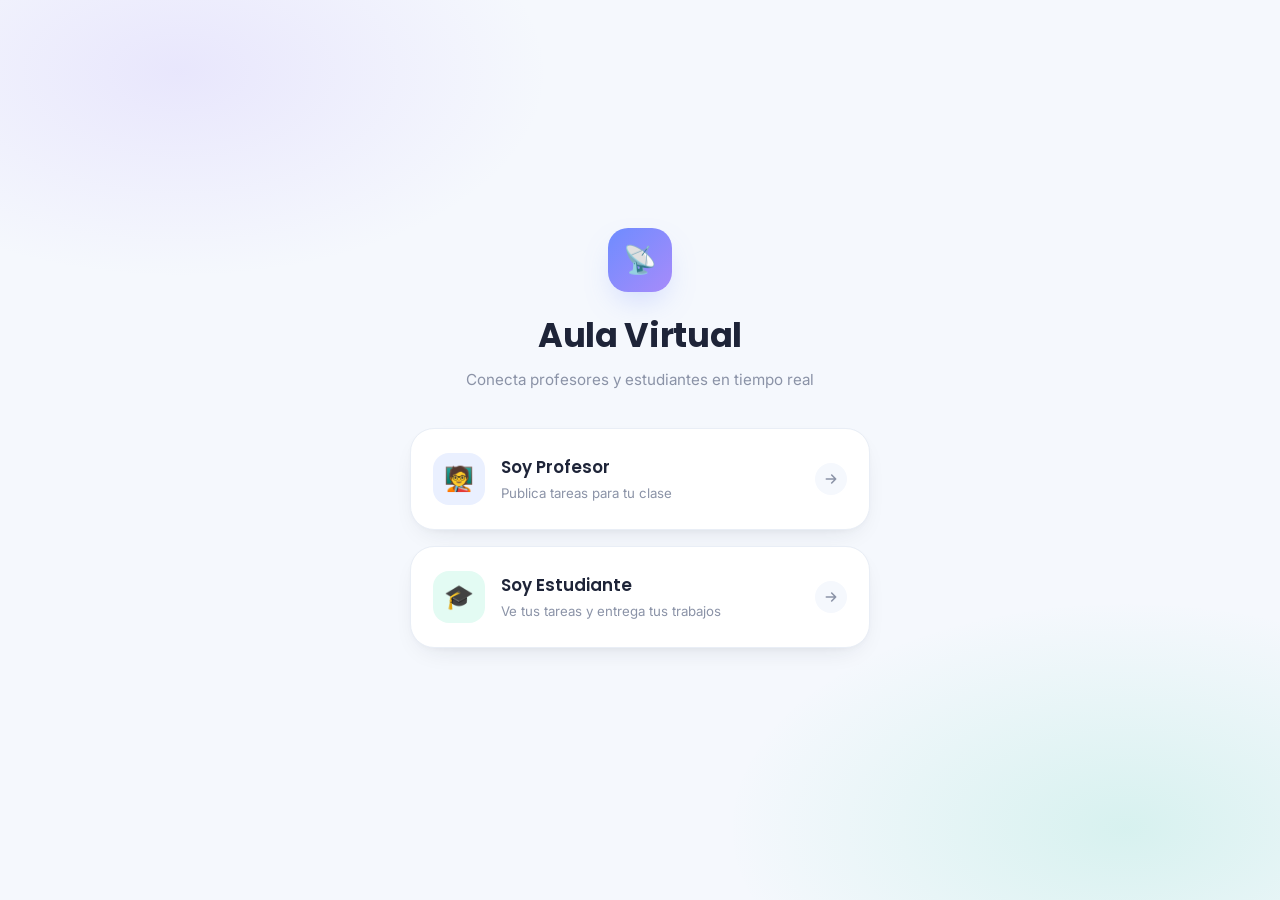
<file: files/index.html>
<!DOCTYPE html>
<html lang="es">
<head>
  <meta charset="UTF-8" />
  <meta name="viewport" content="width=device-width, initial-scale=1.0"/>
  <title>Aula Virtual</title>
  <link rel="stylesheet" href="style.css" />
  <link rel="preconnect" href="https://fonts.googleapis.com">
  <link href="https://fonts.googleapis.com/css2?family=Inter:wght@400;500;600;700&family=Poppins:wght@600;700;800&display=swap" rel="stylesheet"/>

  <link rel="manifest" href="manifest.json">
  <meta name="theme-color" content="#F5F8FD">
  <link rel="apple-touch-icon" href="icons/icon-192.png">
</head>
<body class="home-body">
  <div class="home-container">
    <div class="home-header">
      <div class="logo-icon">📡</div>
      <h1>Aula Virtual</h1>
      <p>Conecta profesores y estudiantes en tiempo real</p>
    </div>
    <div class="role-cards">
      <a href="profesor.html" class="role-card teacher-card">
        <div class="card-icon">🧑‍🏫</div>
        <div class="card-body">
          <h2>Soy Profesor</h2>
          <p>Publica tareas para tu clase</p>
        </div>
        <span class="card-arrow">
          <svg width="16" height="16" viewBox="0 0 24 24" fill="none" stroke="currentColor" stroke-width="2.4" stroke-linecap="round" stroke-linejoin="round"><path d="M5 12h14M13 6l6 6-6 6"/></svg>
        </span>
      </a>
      <a href="estudiante.html" class="role-card student-card">
        <div class="card-icon">🎓</div>
        <div class="card-body">
          <h2>Soy Estudiante</h2>
          <p>Ve tus tareas y entrega tus trabajos</p>
        </div>
        <span class="card-arrow">
          <svg width="16" height="16" viewBox="0 0 24 24" fill="none" stroke="currentColor" stroke-width="2.4" stroke-linecap="round" stroke-linejoin="round"><path d="M5 12h14M13 6l6 6-6 6"/></svg>
        </span>
      </a>
    </div>
  </div>

  <script>
    if ('serviceWorker' in navigator) {
      window.addEventListener('load', () => {
        navigator.serviceWorker.register('sw.js')
          .then((reg) => console.log('Service Worker registrado:', reg.scope))
          .catch((err) => console.error('Error registrando SW:', err));
      });
    }
  </script>
</body>
</html>
</file>
<file: files/style.css>
*, *::before, *::after { box-sizing: border-box; margin: 0; padding: 0; }

:root {
  /* ---- Color tokens ---- */
  --azul: #6E8CFF;
  --azul-dark: #5672E0;
  --azul-bg: #EAF0FF;
  --menta: #22C99B;
  --menta-dark: #1AA985;
  --menta-bg: #E3FBF3;
  --lavanda: #A78BFA;
  --lavanda-dark: #8B6FE8;
  --lavanda-bg: #F3EEFF;
  --sol: #FFB93F;
  --sol-dark: #E8A324;
  --sol-bg: #FFF6E3;
  --coral: #FF6B6B;
  --coral-dark: #E85555;
  --coral-bg: #FFECEC;

  --bg: #F5F8FD;
  --surface: #FFFFFF;
  --tinta: #1E2438;
  --pizarra: #8B93A7;
  --pizarra-light: #B7BFD1;
  --borde: #E9EEF6;

  --radius-lg: 24px;
  --radius-md: 18px;
  --radius-sm: 12px;
  --radius-pill: 999px;

  --shadow-card: 0 10px 28px -14px rgba(30, 36, 56, 0.16), 0 2px 8px -4px rgba(30, 36, 56, 0.06);
  --shadow-card-hover: 0 16px 36px -14px rgba(30, 36, 56, 0.22), 0 4px 10px -4px rgba(30, 36, 56, 0.08);
  --shadow-float: 0 14px 32px -10px rgba(110, 140, 255, 0.35);

  --ease: cubic-bezier(0.22, 1, 0.36, 1);
}

html { font-size: 16px; -webkit-tap-highlight-color: transparent; }

body {
  font-family: 'Inter', sans-serif;
  background: var(--bg);
  color: var(--tinta);
  min-height: 100vh;
  line-height: 1.55;
  -webkit-font-smoothing: antialiased;
}

h1, h2, h3, .display {
  font-family: 'Poppins', sans-serif;
}

a { color: inherit; }

button { font-family: inherit; }

::selection { background: var(--azul-bg); color: var(--azul-dark); }

@media (prefers-reduced-motion: reduce) {
  *, *::before, *::after { animation-duration: 0.001ms !important; transition-duration: 0.001ms !important; }
}

:focus-visible {
  outline: 2px solid var(--azul);
  outline-offset: 2px;
  border-radius: 6px;
}

/* ============================================================
   HOME — selector de rol
   ============================================================ */
.home-body {
  display: flex;
  align-items: center;
  justify-content: center;
  min-height: 100vh;
  padding: 1.75rem;
  background:
    radial-gradient(48% 38% at 14% 8%, rgba(167, 139, 250, 0.16), transparent 60%),
    radial-gradient(52% 42% at 88% 92%, rgba(34, 201, 155, 0.14), transparent 60%),
    var(--bg);
}
.home-container { width: 100%; max-width: 460px; text-align: center; }
.home-header { margin-bottom: 2.25rem; }
.logo-icon {
  width: 64px; height: 64px;
  margin: 0 auto 1.1rem;
  border-radius: 20px;
  display: flex; align-items: center; justify-content: center;
  font-size: 1.7rem;
  background: linear-gradient(135deg, var(--azul), var(--lavanda));
  box-shadow: var(--shadow-float);
}
.home-header h1 {
  font-size: clamp(1.6rem, 6vw, 2.1rem);
  font-weight: 700;
  color: var(--tinta);
  margin-bottom: 0.4rem;
  letter-spacing: -0.01em;
}
.home-header p { color: var(--pizarra); font-size: 0.95rem; }

.role-cards { display: flex; flex-direction: column; gap: 1rem; margin-bottom: 1.5rem; }
.role-card {
  background: var(--surface);
  border: 1px solid var(--borde);
  border-radius: var(--radius-lg);
  padding: 1.5rem 1.4rem;
  text-decoration: none;
  color: var(--tinta);
  display: flex;
  align-items: center;
  gap: 1rem;
  text-align: left;
  box-shadow: var(--shadow-card);
  transition: transform 0.25s var(--ease), box-shadow 0.25s var(--ease), border-color 0.25s var(--ease);
}
.role-card:hover, .role-card:focus-visible { transform: translateY(-3px) scale(1.01); box-shadow: var(--shadow-card-hover); }
.role-card:active { transform: translateY(-1px) scale(0.99); }
.role-card .card-icon {
  flex-shrink: 0;
  width: 52px; height: 52px;
  border-radius: 16px;
  display: flex; align-items: center; justify-content: center;
  font-size: 1.5rem;
}
.teacher-card .card-icon { background: var(--azul-bg); }
.student-card .card-icon { background: var(--menta-bg); }
.role-card .card-body { flex: 1; min-width: 0; }
.role-card h2 { font-size: 1.05rem; font-weight: 600; margin-bottom: 0.15rem; }
.role-card p { font-size: 0.83rem; color: var(--pizarra); }
.role-card .card-arrow {
  flex-shrink: 0; width: 32px; height: 32px; border-radius: 50%;
  display: flex; align-items: center; justify-content: center;
  background: var(--bg); color: var(--pizarra);
  transition: transform 0.25s var(--ease), background 0.25s var(--ease), color 0.25s var(--ease);
}
.teacher-card:hover .card-arrow { background: var(--azul); color: white; transform: translateX(2px); }
.student-card:hover .card-arrow { background: var(--menta); color: white; transform: translateX(2px); }

/* ============================================================
   APP LAYOUT
   ============================================================ */
.app-layout { display: flex; flex-direction: column; min-height: 100vh; max-width: 560px; margin: 0 auto; position: relative; }

.app-header {
  position: sticky; top: 0; z-index: 30;
  padding: 1.1rem 1.25rem 1rem;
  background: linear-gradient(180deg, rgba(245, 248, 253, 0.97) 60%, rgba(245, 248, 253, 0.85));
  backdrop-filter: blur(10px);
  border-bottom: 1px solid var(--borde);
}
.app-header-top { display: flex; align-items: center; gap: 0.75rem; }
.app-header .back-link {
  color: var(--pizarra); text-decoration: none; font-size: 0.82rem; font-weight: 500;
  display: flex; align-items: center; gap: 0.25rem;
  transition: color 0.2s;
}
.app-header .back-link:hover { color: var(--azul-dark); }
.app-header-info { flex: 1; min-width: 0; }
.app-header-eyebrow { font-size: 0.72rem; font-weight: 600; color: var(--pizarra); text-transform: uppercase; letter-spacing: 0.05em; }
.app-header h1 { font-size: 1.25rem; font-weight: 700; letter-spacing: -0.01em; margin-top: 0.1rem; }
.badge {
  font-size: 0.68rem; font-weight: 600; padding: 0.3rem 0.7rem; border-radius: var(--radius-pill);
  letter-spacing: 0.02em;
}
.badge-teacher { background: var(--azul-bg); color: var(--azul-dark); }
.badge-student { background: var(--menta-bg); color: var(--menta-dark); }

.bell-btn {
  position: relative; flex-shrink: 0;
  width: 42px; height: 42px; border-radius: 14px;
  border: 1px solid var(--borde); background: var(--surface);
  display: flex; align-items: center; justify-content: center;
  cursor: pointer; color: var(--tinta);
  transition: transform 0.2s var(--ease), box-shadow 0.2s var(--ease);
}
.bell-btn:hover { transform: scale(1.06); box-shadow: var(--shadow-card); }
.bell-btn .dot {
  position: absolute; top: 8px; right: 9px;
  width: 8px; height: 8px; border-radius: 50%;
  background: var(--sol); border: 2px solid var(--surface);
}

.status-line {
  margin-top: 0.7rem; display: flex; align-items: center; gap: 0.4rem;
  font-size: 0.78rem; color: var(--pizarra); font-weight: 500;
}
.status-dot { width: 7px; height: 7px; border-radius: 50%; background: var(--pizarra-light); display: inline-block; transition: background 0.3s; }
.status-dot.online { background: var(--menta); box-shadow: 0 0 0 3px var(--menta-bg); }

/* Filter chips */
.filter-row {
  display: flex; gap: 0.5rem; margin-top: 0.9rem;
  overflow-x: auto; padding-bottom: 2px;
  scrollbar-width: none;
}
.filter-row::-webkit-scrollbar { display: none; }
.chip {
  flex-shrink: 0;
  font-size: 0.8rem; font-weight: 600;
  padding: 0.45rem 0.9rem; border-radius: var(--radius-pill);
  background: var(--surface); color: var(--pizarra);
  border: 1px solid var(--borde);
  cursor: pointer;
  transition: all 0.2s var(--ease);
}
.chip:hover { border-color: var(--azul); color: var(--azul-dark); }
.chip.active { background: var(--tinta); color: white; border-color: var(--tinta); }

/* ============================================================
   FEED / TASK CARDS
   ============================================================ */
.feed-area { flex: 1; padding: 1.1rem 1.1rem 6.5rem; overflow-y: auto; display: flex; flex-direction: column; gap: 0.9rem; width: 100%; }

.task-card {
  position: relative;
  display: flex; gap: 0.85rem;
  background: var(--surface);
  border: 1px solid var(--borde);
  border-radius: var(--radius-lg);
  padding: 1.1rem 1.1rem 1.1rem 1rem;
  cursor: pointer;
  overflow: hidden;
  box-shadow: var(--shadow-card);
  transition: transform 0.22s var(--ease), box-shadow 0.22s var(--ease), border-color 0.22s var(--ease);
  animation: cardIn 0.35s var(--ease) backwards;
}
.task-card:hover, .task-card:focus-visible { transform: translateY(-2px) scale(1.008); box-shadow: var(--shadow-card-hover); }
.task-card:active { transform: scale(0.99); }
@keyframes cardIn { from { opacity: 0; transform: translateY(8px); } to { opacity: 1; transform: translateY(0); } }

.task-card .rail {
  flex-shrink: 0; width: 4px; border-radius: 4px; align-self: stretch;
  background: var(--azul);
}
.task-card.state-pendiente .rail { background: var(--azul); }
.task-card.state-urgente .rail { background: var(--sol); }
.task-card.state-entregada .rail { background: var(--menta); }
.task-card.state-atrasada .rail { background: var(--coral); }

.task-icon {
  flex-shrink: 0; width: 44px; height: 44px; border-radius: 14px;
  display: flex; align-items: center; justify-content: center;
  font-size: 1.2rem;
}
.task-icon.tag-azul { background: var(--azul-bg); }
.task-icon.tag-menta { background: var(--menta-bg); }
.task-icon.tag-lavanda { background: var(--lavanda-bg); }
.task-icon.tag-sol { background: var(--sol-bg); }
.task-icon.tag-coral { background: var(--coral-bg); }

.task-body { flex: 1; min-width: 0; }
.task-top-row { display: flex; align-items: flex-start; justify-content: space-between; gap: 0.5rem; }
.task-title { font-size: 0.98rem; font-weight: 600; line-height: 1.35; }
.task-teacher { font-size: 0.78rem; color: var(--pizarra); margin-top: 0.15rem; }
.task-desc {
  font-size: 0.83rem; color: var(--pizarra); margin-top: 0.5rem;
  display: -webkit-box; -webkit-line-clamp: 2; -webkit-box-orient: vertical; overflow: hidden;
}
.task-meta-row { display: flex; align-items: center; gap: 0.5rem; margin-top: 0.7rem; flex-wrap: wrap; }

.due-chip {
  display: inline-flex; align-items: center; gap: 0.3rem;
  font-size: 0.72rem; font-weight: 600;
  padding: 0.28rem 0.55rem; border-radius: var(--radius-pill);
  background: var(--bg); color: var(--pizarra);
}
.due-chip.urgente { background: var(--sol-bg); color: var(--sol-dark); }
.due-chip.atrasada { background: var(--coral-bg); color: var(--coral-dark); }

.status-pill { display: inline-flex; align-items: center; gap: 0.35rem; font-size: 0.72rem; font-weight: 600; margin-left: auto; }
.status-pill .pdot { width: 7px; height: 7px; border-radius: 50%; }
.status-pill.pendiente { color: var(--azul-dark); } .status-pill.pendiente .pdot { background: var(--azul); }
.status-pill.entregada { color: var(--menta-dark); } .status-pill.entregada .pdot { background: var(--menta); }
.status-pill.atrasada { color: var(--coral-dark); } .status-pill.atrasada .pdot { background: var(--coral); }

.empty-feed { text-align: center; color: var(--pizarra); padding: 3.5rem 1.5rem; }
.empty-feed .empty-icon {
  width: 64px; height: 64px; margin: 0 auto 1rem; border-radius: 20px;
  background: var(--azul-bg); display: flex; align-items: center; justify-content: center; font-size: 1.7rem;
}
.empty-feed p { font-size: 0.9rem; }
.empty-feed .empty-title { font-weight: 600; color: var(--tinta); margin-bottom: 0.35rem; font-size: 0.98rem; }

.loading-spinner { display: flex; flex-direction: column; align-items: center; justify-content: center; padding: 3rem; gap: 0.85rem; color: var(--pizarra); font-size: 0.85rem; }
.spinner { width: 30px; height: 30px; border: 3px solid var(--borde); border-top-color: var(--azul); border-radius: 50%; animation: spin 0.8s linear infinite; }
@keyframes spin { to { transform: rotate(360deg); } }

.new-post-alert {
  position: fixed; top: 84px; left: 50%; transform: translateX(-50%) translateY(-10px);
  background: var(--tinta); color: white; border-radius: var(--radius-pill);
  padding: 0.55rem 1.2rem; font-size: 0.82rem; font-weight: 600; cursor: pointer;
  z-index: 100; opacity: 0; pointer-events: none;
  transition: opacity 0.25s var(--ease), transform 0.25s var(--ease);
  box-shadow: var(--shadow-card-hover);
  display: flex; align-items: center; gap: 0.4rem;
}
.new-post-alert.visible { opacity: 1; pointer-events: all; transform: translateX(-50%) translateY(0); }

/* ============================================================
   BOTTOM NAV
   ============================================================ */
.bottom-nav {
  position: fixed; bottom: 1.1rem; left: 50%; transform: translateX(-50%);
  display: flex; gap: 0.3rem;
  background: rgba(255,255,255,0.85); backdrop-filter: blur(14px);
  border: 1px solid var(--borde);
  border-radius: var(--radius-pill);
  padding: 0.4rem; box-shadow: var(--shadow-card-hover);
  z-index: 40;
}
.nav-btn {
  border: none; background: transparent; cursor: pointer;
  display: flex; align-items: center; gap: 0.4rem;
  padding: 0.55rem 1rem; border-radius: var(--radius-pill);
  font-size: 0.8rem; font-weight: 600; color: var(--pizarra);
  transition: all 0.25s var(--ease);
}
.nav-btn.active { background: var(--tinta); color: white; }
.nav-btn:hover:not(.active) { color: var(--tinta); }

/* ============================================================
   DETAIL PANEL (slide-up)
   ============================================================ */
.detail-overlay {
  position: fixed; inset: 0; background: rgba(20, 24, 40, 0.42);
  backdrop-filter: blur(2px);
  z-index: 200; opacity: 0; pointer-events: none;
  transition: opacity 0.28s var(--ease);
}
.detail-overlay.open { opacity: 1; pointer-events: all; }

.detail-panel {
  position: fixed; left: 50%; bottom: 0; transform: translate(-50%, 100%);
  width: 100%; max-width: 560px;
  max-height: 90vh; overflow-y: auto;
  background: var(--surface);
  border-radius: 28px 28px 0 0;
  padding: 1.4rem 1.3rem 2rem;
  z-index: 201;
  transition: transform 0.36s var(--ease);
  box-shadow: 0 -20px 50px -20px rgba(20,24,40,0.3);
}
.detail-overlay.open .detail-panel { transform: translate(-50%, 0); }

.detail-handle { width: 40px; height: 4px; background: var(--borde); border-radius: 4px; margin: 0 auto 1.1rem; }
.detail-close {
  position: absolute; top: 1.1rem; right: 1.1rem;
  width: 34px; height: 34px; border-radius: 50%;
  background: var(--bg); border: none; cursor: pointer;
  display: flex; align-items: center; justify-content: center; color: var(--pizarra);
  transition: background 0.2s, color 0.2s;
}
.detail-close:hover { background: var(--coral-bg); color: var(--coral-dark); }

.detail-tag-row { display: flex; align-items: center; gap: 0.5rem; margin-bottom: 0.9rem; }
.detail-title { font-size: 1.3rem; font-weight: 700; letter-spacing: -0.01em; line-height: 1.3; margin-bottom: 0.6rem; }
.detail-meta { display: flex; align-items: center; gap: 0.6rem; color: var(--pizarra); font-size: 0.82rem; margin-bottom: 1.2rem; flex-wrap: wrap; }
.detail-meta .sep { width: 3px; height: 3px; border-radius: 50%; background: var(--pizarra-light); }
.detail-desc { font-size: 0.92rem; line-height: 1.7; color: var(--tinta); white-space: pre-wrap; word-break: break-word; }

.detail-section { margin-top: 1.5rem; padding-top: 1.3rem; border-top: 1px solid var(--borde); }
.detail-section-title { font-size: 0.78rem; font-weight: 700; text-transform: uppercase; letter-spacing: 0.04em; color: var(--pizarra); margin-bottom: 0.7rem; }

.file-chip {
  display: flex; align-items: center; gap: 0.6rem;
  background: var(--bg); border: 1px solid var(--borde); border-radius: var(--radius-md);
  padding: 0.65rem 0.8rem; text-decoration: none; color: var(--tinta);
  transition: border-color 0.2s, transform 0.2s;
}
.file-chip:hover { border-color: var(--azul); transform: translateX(2px); }
.file-chip .file-icon {
  width: 34px; height: 34px; border-radius: 10px; background: var(--azul-bg); color: var(--azul-dark);
  display: flex; align-items: center; justify-content: center; flex-shrink: 0;
}
.file-chip .file-name { font-size: 0.85rem; font-weight: 600; flex: 1; min-width: 0; overflow: hidden; text-overflow: ellipsis; white-space: nowrap; }
.file-chip .file-go { color: var(--pizarra); flex-shrink: 0; }

.upload-zone {
  border: 1.5px dashed var(--borde); border-radius: var(--radius-md);
  padding: 1.5rem 1rem; text-align: center; cursor: pointer;
  transition: border-color 0.2s, background 0.2s;
  color: var(--pizarra);
}
.upload-zone:hover, .upload-zone.dragover { border-color: var(--azul); background: var(--azul-bg); color: var(--azul-dark); }
.upload-zone .upload-icon { margin-bottom: 0.5rem; }
.upload-zone .upload-text { font-size: 0.85rem; font-weight: 600; }
.upload-zone .upload-sub { font-size: 0.75rem; margin-top: 0.2rem; }
.upload-zone input[type="file"] { display: none; }

.name-input {
  width: 100%; border: 1px solid var(--borde); border-radius: var(--radius-sm);
  padding: 0.7rem 0.85rem; font-family: inherit; font-size: 0.9rem; outline: none;
  transition: border-color 0.2s; margin-bottom: 0.7rem; background: var(--bg);
}
.name-input:focus { border-color: var(--azul); background: var(--surface); }

.btn-primary {
  width: 100%; border: none; border-radius: var(--radius-sm);
  padding: 0.85rem; font-size: 0.92rem; font-weight: 700; cursor: pointer;
  background: linear-gradient(135deg, var(--azul), var(--azul-dark)); color: white;
  display: flex; align-items: center; justify-content: center; gap: 0.5rem;
  box-shadow: 0 10px 20px -8px rgba(110, 140, 255, 0.55);
  transition: transform 0.2s var(--ease), box-shadow 0.2s var(--ease), opacity 0.2s;
}
.btn-primary:hover:not(:disabled) { transform: translateY(-1px); box-shadow: 0 14px 26px -8px rgba(110, 140, 255, 0.6); }
.btn-primary:active:not(:disabled) { transform: translateY(0); }
.btn-primary:disabled { opacity: 0.5; cursor: not-allowed; box-shadow: none; }
.btn-primary.done { background: linear-gradient(135deg, var(--menta), var(--menta-dark)); box-shadow: 0 10px 20px -8px rgba(34, 201, 155, 0.5); }

.submitted-note {
  display: flex; align-items: center; gap: 0.6rem;
  background: var(--menta-bg); color: var(--menta-dark);
  border-radius: var(--radius-md); padding: 0.8rem 0.9rem; font-size: 0.85rem; font-weight: 600;
}

/* ============================================================
   COMPOSER (profesor)
   ============================================================ */
.composer-fab {
  position: fixed; left: 50%; transform: translateX(-50%);
  bottom: 1.1rem; z-index: 40;
  background: linear-gradient(135deg, var(--azul), var(--azul-dark));
  color: white; border: none; border-radius: var(--radius-pill);
  padding: 0.85rem 1.5rem; font-size: 0.9rem; font-weight: 700; cursor: pointer;
  display: flex; align-items: center; gap: 0.5rem;
  box-shadow: var(--shadow-float);
  transition: transform 0.2s var(--ease), box-shadow 0.2s var(--ease);
}
.composer-fab:hover { transform: translateX(-50%) translateY(-2px); }
.composer-fab:active { transform: translateX(-50%) scale(0.97); }

.field-label { font-size: 0.78rem; font-weight: 700; color: var(--pizarra); margin: 1rem 0 0.4rem; text-transform: uppercase; letter-spacing: 0.03em; }
.field-label:first-child { margin-top: 0; }
.text-input, textarea.text-input, select.text-input {
  width: 100%; border: 1px solid var(--borde); border-radius: var(--radius-sm);
  padding: 0.75rem 0.9rem; font-family: inherit; font-size: 0.9rem; outline: none; color: var(--tinta);
  background: var(--bg); transition: border-color 0.2s, background 0.2s;
}
.text-input:focus { border-color: var(--azul); background: var(--surface); }
textarea.text-input { resize: vertical; min-height: 90px; line-height: 1.6; }

.teacher-task-row {
  background: var(--surface); border: 1px solid var(--borde); border-radius: var(--radius-lg);
  padding: 1rem 1.1rem; box-shadow: var(--shadow-card);
  transition: box-shadow 0.2s var(--ease);
}
.teacher-task-row:hover { box-shadow: var(--shadow-card-hover); }
.teacher-task-head { display: flex; align-items: flex-start; justify-content: space-between; gap: 0.6rem; }
.entregas-count {
  flex-shrink: 0; display: flex; align-items: center; gap: 0.35rem;
  font-size: 0.75rem; font-weight: 700; color: var(--menta-dark);
  background: var(--menta-bg); padding: 0.3rem 0.6rem; border-radius: var(--radius-pill);
}
.teacher-task-row .toggle-btn {
  margin-top: 0.7rem; font-size: 0.78rem; font-weight: 600; color: var(--azul-dark);
  background: none; border: none; cursor: pointer; padding: 0; display: flex; align-items: center; gap: 0.3rem;
}
.entregas-list { margin-top: 0.8rem; padding-top: 0.8rem; border-top: 1px solid var(--borde); display: none; flex-direction: column; gap: 0.5rem; }
.entregas-list.open { display: flex; }
.entrega-item { display: flex; align-items: center; justify-content: space-between; gap: 0.5rem; font-size: 0.82rem; }
.entrega-item .en-name { font-weight: 600; }
.entrega-item a { color: var(--azul-dark); font-weight: 600; text-decoration: none; }
.entrega-item a:hover { text-decoration: underline; }

/* ============================================================
   LOGIN SCREEN
   ============================================================ */
.login-screen {
  position: fixed; inset: 0;
  background:
    radial-gradient(48% 38% at 14% 8%, rgba(167, 139, 250, 0.18), transparent 60%),
    radial-gradient(52% 42% at 88% 92%, rgba(110, 140, 255, 0.16), transparent 60%),
    var(--bg);
  display: flex; align-items: center; justify-content: center; z-index: 999; padding: 1.5rem;
}
.login-box {
  background: var(--surface); border: 1px solid var(--borde); border-radius: var(--radius-lg);
  padding: 2.4rem 1.9rem; width: 100%; max-width: 380px; text-align: center;
  box-shadow: var(--shadow-card-hover);
}
.login-box .lock-icon {
  width: 56px; height: 56px; margin: 0 auto 1.1rem; border-radius: 18px;
  background: var(--azul-bg); color: var(--azul-dark);
  display: flex; align-items: center; justify-content: center; font-size: 1.4rem;
}
.login-box h2 { font-size: 1.2rem; font-weight: 700; margin-bottom: 0.35rem; }
.login-box p { color: var(--pizarra); font-size: 0.85rem; margin-bottom: 1.5rem; }
.login-box input {
  width: 100%; background: var(--bg); border: 1px solid var(--borde); border-radius: var(--radius-sm);
  color: var(--tinta); font-family: 'Inter', sans-serif; font-size: 1rem;
  padding: 0.85rem 1rem; outline: none; text-align: center; letter-spacing: 0.15em;
  margin-bottom: 1rem; transition: border-color 0.2s, background 0.2s;
}
.login-box input:focus { border-color: var(--azul); background: var(--surface); }
.login-box input::placeholder { letter-spacing: normal; color: var(--pizarra-light); }
.login-btn {
  width: 100%; background: linear-gradient(135deg, var(--azul), var(--azul-dark)); color: white; border: none;
  border-radius: var(--radius-sm); padding: 0.85rem; font-size: 1rem; font-weight: 700; cursor: pointer;
  box-shadow: 0 10px 20px -8px rgba(110, 140, 255, 0.5);
  transition: transform 0.2s var(--ease);
}
.login-btn:hover { transform: translateY(-1px); }
.login-error { color: var(--coral-dark); font-size: 0.85rem; margin-top: 0.9rem; display: none; font-weight: 600; }
.login-error.visible { display: block; }
.login-hint { margin-top: 1.1rem; font-size: 0.72rem; color: var(--pizarra-light); }

/* ============================================================
   TOAST
   ============================================================ */
.toast {
  position: fixed; bottom: 1.5rem; left: 50%; transform: translateX(-50%) translateY(90px);
  background: var(--tinta); color: white; border-radius: var(--radius-md);
  padding: 0.8rem 1.4rem; font-size: 0.85rem; font-weight: 600; z-index: 1000;
  transition: transform 0.32s var(--ease); white-space: nowrap;
  box-shadow: var(--shadow-card-hover);
  display: flex; align-items: center; gap: 0.5rem;
}
.toast.show { transform: translateX(-50%) translateY(0); }
.toast.success { background: linear-gradient(135deg, var(--menta-dark), var(--menta)); }
.toast.error { background: linear-gradient(135deg, var(--coral-dark), var(--coral)); }

/* ============================================================
   NAME PROMPT MODAL
   ============================================================ */
.name-modal-overlay {
  position: fixed; inset: 0; background: rgba(20,24,40,0.42); z-index: 300;
  display: flex; align-items: center; justify-content: center; padding: 1.5rem;
  opacity: 0; pointer-events: none; transition: opacity 0.25s var(--ease);
}
.name-modal-overlay.open { opacity: 1; pointer-events: all; }
.name-modal {
  background: var(--surface); border-radius: var(--radius-lg); padding: 1.6rem;
  width: 100%; max-width: 340px; box-shadow: var(--shadow-card-hover);
  transform: scale(0.94); transition: transform 0.25s var(--ease);
}
.name-modal-overlay.open .name-modal { transform: scale(1); }
.name-modal h3 { font-size: 1.05rem; font-weight: 700; margin-bottom: 0.3rem; }
.name-modal p { font-size: 0.82rem; color: var(--pizarra); margin-bottom: 1rem; }

@media (max-width: 420px) {
  .app-header { padding: 1rem 1rem 0.9rem; }
  .feed-area { padding: 1rem 0.85rem 6.5rem; }
  .detail-panel { padding: 1.3rem 1.1rem 2rem; }
}
</file>
